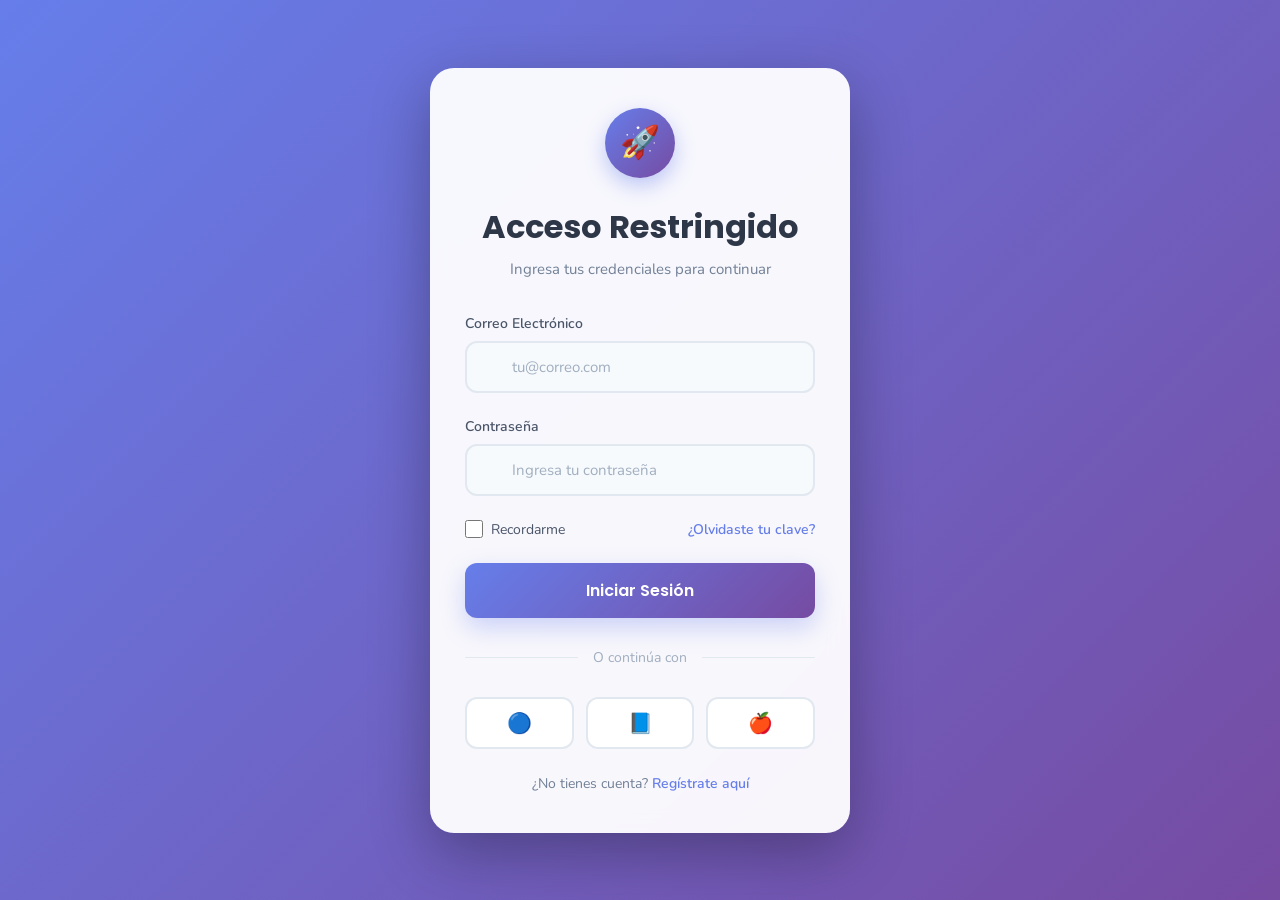
<file: index.html>
<!DOCTYPE html>
<html lang="es">
  <head>
    <meta charset="UTF-8" />
    <meta name="viewport" content="width=device-width, initial-scale=1.0" />
    <title>Iniciar Sesión</title>

    <!-- Google Fonts -->
    <link
      href="https://fonts.googleapis.com/css2?family=Poppins:wght@400;600;700&family=Nunito:wght@300;400;600&display=swap"
      rel="stylesheet"
    />

    <!-- Archivo CSS -->
    <link rel="stylesheet" href="login.css" />
  </head>

  <body>
    <div class="container">
      <div class="card">
        <div class="logo">🚀</div>
        <h2 class="title">Acceso Restringido</h2>
        <p class="subtitle">Ingresa tus credenciales para continuar</p>

        <form onsubmit="return validarLogin(event);">
          <div class="input-group">
            <label for="email">Correo Electrónico</label>
            <div class="input-wrapper">
              <span class="input-icon"></span>
              <input
                type="email"
                id="email"
                placeholder="tu@correo.com"
                required
              />
            </div>
          </div>

          <div class="input-group">
            <label for="password">Contraseña</label>
            <div class="input-wrapper">
              <span class="input-icon"></span>
              <input
                type="password"
                id="password"
                placeholder="Ingresa tu contraseña"
                required
              />
            </div>
          </div>

          <div class="remember-forgot">
            <div class="checkbox-wrapper">
              <input type="checkbox" id="remember" />
              <label for="remember">Recordarme</label>
            </div>
            <a href="#" class="forgot-link">¿Olvidaste tu clave?</a>
          </div>

          <button type="submit" class="btn">Iniciar Sesión</button>
        </form>

        <div class="divider">
          <span>O continúa con</span>
        </div>

        <div class="social-login">
          <button class="social-btn" type="button" title="Google">🔵</button>
          <button class="social-btn" type="button" title="Facebook">📘</button>
          <button class="social-btn" type="button" title="Apple">🍎</button>
        </div>

        <p class="register-link">
          ¿No tienes cuenta? <a href="#">Regístrate aquí</a>
        </p>
      </div>
    </div>

    <script>
      function validarLogin(event) {
        event.preventDefault();

        const email = document.getElementById("email").value;
        const password = document.getElementById("password").value;

        console.log("Email:", email);
        console.log("Password:", password);

        alert("¡Login exitoso! ");

        // Redirigir a la landing page
        window.location.href = "landingpage.html";

        return false;
      }
    </script>

    <script src="login.js"></script>
  </body>
</html>
</file>
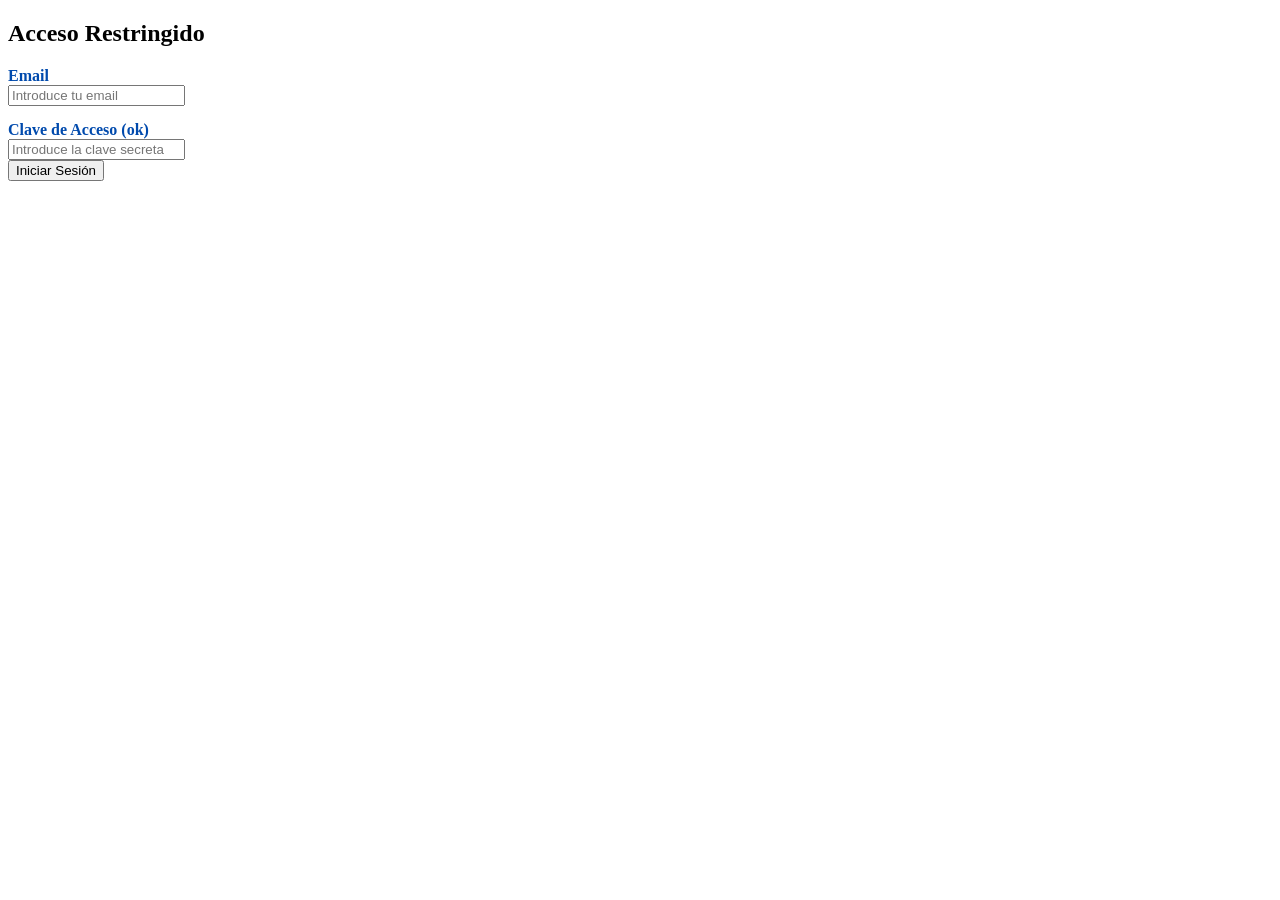
<file: index .html>
<!DOCTYPE html>
<html lang="es">
  <head>
    <meta charset="UTF-8" />
    <meta name="viewport" content="width=device-width, initial-scale=1.0" />
    <title>Login con Clave Estática</title>
    <link rel="stylesheet" href="styles.css" />
  </head>
  <body>
    <section class="login-container">
      <div class="login-box">
        <h2>Acceso Restringido</h2>

        <form onsubmit="return validarLogin(event);">
          <div class="input-group">
            <label for="email">Email</label>
            <input
              type="email"
              id="email"
              name="email"
              placeholder="Introduce tu email"
              required
            />
          </div>

          <div class="input-group">
            <label for="password">Clave de Acceso (ok)</label>
            <input
              type="password"
              id="password"
              name="password"
              placeholder="Introduce la clave secreta"
              required
            />
          </div>

          <button type="submit" class="login-button">Iniciar Sesión</button>
        </form>
      </div>
    </section>

    <script src="login.js"></script>
  </body>
</html>
</file>
<file: login.css>
* {
  margin: 0;
  padding: 0;
  box-sizing: border-box;
}

body {
  font-family: "Nunito", sans-serif;
  background: linear-gradient(135deg, #667eea 0%, #764ba2 100%);
  min-height: 100vh;
  display: flex;
  justify-content: center;
  align-items: center;
  padding: 20px;
}

.container {
  width: 100%;
  max-width: 420px;
}

.card {
  background: rgba(255, 255, 255, 0.95);
  backdrop-filter: blur(10px);
  border-radius: 24px;
  padding: 40px 35px;
  box-shadow: 0 20px 60px rgba(0, 0, 0, 0.3);
  animation: slideIn 0.5s ease-out;
}

@keyframes slideIn {
  from {
    opacity: 0;
    transform: translateY(30px);
  }
  to {
    opacity: 1;
    transform: translateY(0);
  }
}

.logo {
  width: 70px;
  height: 70px;
  background: linear-gradient(135deg, #667eea 0%, #764ba2 100%);
  border-radius: 50%;
  margin: 0 auto 25px;
  display: flex;
  align-items: center;
  justify-content: center;
  font-size: 32px;
  color: white;
  font-weight: bold;
  box-shadow: 0 8px 20px rgba(102, 126, 234, 0.4);
}

.title {
  font-family: "Poppins", sans-serif;
  font-size: 32px;
  font-weight: 700;
  text-align: center;
  color: #2d3748;
  margin-bottom: 8px;
}

.subtitle {
  text-align: center;
  color: #718096;
  font-size: 15px;
  margin-bottom: 35px;
  font-weight: 400;
}

.input-group {
  margin-bottom: 24px;
}

.input-group label {
  display: block;
  font-weight: 600;
  color: #4a5568;
  margin-bottom: 8px;
  font-size: 14px;
}

.input-wrapper {
  position: relative;
}

.input-icon {
  position: absolute;
  left: 15px;
  top: 50%;
  transform: translateY(-50%);
  color: #a0aec0;
  font-size: 18px;
}

.input-group input {
  width: 100%;
  padding: 14px 15px 14px 45px;
  border: 2px solid #e2e8f0;
  border-radius: 12px;
  font-size: 15px;
  font-family: "Nunito", sans-serif;
  transition: all 0.3s ease;
  background: #f7fafc;
  color: #2d3748;
}

.input-group input:focus {
  outline: none;
  border-color: #667eea;
  background: white;
  box-shadow: 0 0 0 4px rgba(102, 126, 234, 0.1);
}

.input-group input::placeholder {
  color: #a0aec0;
}

.remember-forgot {
  display: flex;
  justify-content: space-between;
  align-items: center;
  margin-bottom: 24px;
  font-size: 14px;
}

.checkbox-wrapper {
  display: flex;
  align-items: center;
  gap: 8px;
}

.checkbox-wrapper input[type="checkbox"] {
  width: 18px;
  height: 18px;
  cursor: pointer;
  accent-color: #667eea;
}

.checkbox-wrapper label {
  color: #4a5568;
  cursor: pointer;
  margin: 0;
}

.forgot-link {
  color: #667eea;
  text-decoration: none;
  font-weight: 600;
  transition: color 0.3s;
}

.forgot-link:hover {
  color: #764ba2;
}

.btn {
  width: 100%;
  padding: 15px;
  background: linear-gradient(135deg, #667eea 0%, #764ba2 100%);
  color: white;
  border: none;
  border-radius: 12px;
  font-size: 16px;
  font-weight: 600;
  font-family: "Poppins", sans-serif;
  cursor: pointer;
  transition: all 0.3s ease;
  box-shadow: 0 10px 25px rgba(102, 126, 234, 0.3);
}

.btn:hover {
  transform: translateY(-2px);
  box-shadow: 0 15px 35px rgba(102, 126, 234, 0.4);
}

.btn:active {
  transform: translateY(0);
}

.divider {
  display: flex;
  align-items: center;
  margin: 30px 0;
  color: #a0aec0;
  font-size: 14px;
}

.divider::before,
.divider::after {
  content: "";
  flex: 1;
  height: 1px;
  background: #e2e8f0;
}

.divider span {
  padding: 0 15px;
}

.social-login {
  display: flex;
  gap: 12px;
  margin-bottom: 25px;
}

.social-btn {
  flex: 1;
  padding: 12px;
  border: 2px solid #e2e8f0;
  border-radius: 12px;
  background: white;
  cursor: pointer;
  transition: all 0.3s ease;
  display: flex;
  align-items: center;
  justify-content: center;
  font-size: 20px;
}

.social-btn:hover {
  border-color: #667eea;
  transform: translateY(-2px);
  box-shadow: 0 5px 15px rgba(0, 0, 0, 0.1);
}

.register-link {
  text-align: center;
  color: #718096;
  font-size: 14px;
}

.register-link a {
  color: #667eea;
  text-decoration: none;
  font-weight: 600;
}

.register-link a:hover {
  color: #764ba2;
}

@media (max-width: 480px) {
  .card {
    padding: 30px 25px;
  }

  .title {
    font-size: 28px;
  }
}
</file>
<file: styles.css>
/* ====== MENÚ ====== */
.top-header {
  position: fixed;
  background-color: white;
  width: 100%;
  height: 5rem;
  display: flex;
  align-items: center;
  justify-content: space-around;
  padding: 0 1.25rem;
  top: 0;
  left: 0;
  z-index: 1000;
  box-shadow: 0 0.125rem 0.5rem rgba(0, 0, 0, 0.1);
}

.Menu-Horizontal {
  list-style: none;
  display: flex;
  justify-content: space-around;
  width: 100%;
}

.Menu-Horizontal li {
  position: relative;
}

.Menu-Horizontal a {
  display: block;
  color: blue;
  text-decoration: none;
  padding: 0.9375rem 1.25rem;
  font-weight: bold;
  transition: color 0.3s ease;
}

.Menu-Horizontal a:hover {
  color: red;
}

.Menu-vertical {
  padding: 0;
  position: absolute;
  display: none;
  list-style: none;
  width: 12.5rem;
  background-color: aliceblue;
  border-radius: 0.625rem;
  box-shadow: 0 0.1875rem 0.5rem rgba(0, 0, 0, 0.15);
}

.Menu-Horizontal li:hover .Menu-vertical {
  display: block;
}

/* ====== SECCIÓN INICIO ====== */
.seccion-inicio {
  padding: 7.5rem 1.25rem 3.75rem;
  background-color: #ffffff;
}

.cont-gral-inicio {
  display: flex;
  justify-content: space-between;
  align-items: center;
  max-width: 75rem;
  margin: 0 auto;
  gap: 2.5rem;
}

.cont-ini-text {
  flex: 1;
}

.cont-ini-text h2 {
  color: blue;
  font-size: 1.8em;
}

.cont-ini-text p {
  color: black;
  line-height: 1.5;
  text-align: justify;
}

.cont-ini-mg {
  flex: 1;
  text-align: center;
}

.cont-ini-mg img {
  width: 80%;
  max-width: 18.75rem;
  border-radius: 0.625rem;
}

/* ====== VIDEO + IMAGEN ====== */
.seccion-video {
  background-color: #eef4ff;
  padding: 5rem 1.25rem;
}

.video-text-container {
  display: flex;
  justify-content: center;
  align-items: center;
  gap: 2.5rem;
  flex-wrap: wrap;
}

.video-box iframe {
  width: 35rem;
  height: 19.6875rem;
  border-radius: 0.625rem;
  border: none;
}

.img-box {
  width: 35rem;
  text-align: center;
}

.img-box img {
  width: 100%;
  border-radius: 0.625rem;
}

.img-box p {
  margin-top: 0.9375rem;
  color: #333;
  line-height: 1.6;
  font-size: 1em;
}

/* ====== FORMULARIO ====== */
.seccion-contacto {
  background-color: #dceeff;
  padding: 5rem 1.25rem;
  display: flex;
  justify-content: center;
}

.form-container {
  background-color: #ffffff;
  border-radius: 0.9375rem;
  padding: 2.5rem;
  max-width: 31.25rem;
  width: 100%;
  box-shadow: 0 0.5rem 1.5625rem rgba(0, 0, 0, 0.2);
}

.form-container h2 {
  text-align: center;
  color: #004aad;
  margin-bottom: 0.625rem;
}

.form-container p {
  text-align: center;
  color: #333;
  margin-bottom: 1.25rem;
}

label {
  display: block;
  margin-top: 0.9375rem;
  color: #004aad;
  font-weight: bold;
}

input[type="text"],
select {
  width: 100%;
  padding: 0.625rem;
  margin-top: 0.3125rem;
  border: 0.0625rem solid #ccc;
  border-radius: 0.5rem;
  outline: none;
}

.checkbox-group,
.radio-group {
  margin-top: 0.625rem;
  display: flex;
  flex-direction: column;
  gap: 0.375rem;
}

.btn-enviar {
  width: 100%;
  background-color: #0077ff;
  color: white;
  border: none;
  padding: 0.75rem;
  border-radius: 0.5rem;
  margin-top: 1.5625rem;
  font-size: 1.1em;
  cursor: pointer;
  transition: background-color 0.3s ease;
}

.btn-enviar:hover {
  background-color: #005fd1;
}

/* ====== SECCIÓN INICIO (repetida, optimizada) ====== */
.seccion-inicio {
  padding: 6.25rem 1.25rem 3.75rem;
  background-color: white;
}

.cont-gral-inicio {
  display: flex;
  justify-content: space-between;
  align-items: center;
  max-width: 75rem;
  margin: 0 auto;
  gap: 2.5rem;
}

.cont-ini-text h2 {
  color: blue;
}

.cont-ini-text p {
  color: black;
  line-height: 1.5;
  text-align: justify;
}

/* Imagen y video */
.cont-ini-mg img {
  width: 80%;
  max-width: 18.75rem;
  border-radius: 0.625rem;
}

.video-section {
  background-color: #f0f6ff;
  padding: 3.75rem 1.25rem;
  border-radius: 0.75rem;
}

.video-section iframe {
  border-radius: 0.625rem;
  width: 80%;
  max-width: 31.25rem;
  height: 17.5rem;
  box-shadow: 0 0.25rem 0.625rem rgba(0, 0, 0, 0.2);
}
/* ====== PIE DE PÁGINA ====== */
.footer {
  background-color: #004aad;
  color: white;
  padding: 3.75rem 1.25rem; /* 60px 20px */
  text-align: center;
  border-top: 0.25rem solid #00337a; /* 4px */
}

.footer-container {
  display: flex;
  flex-wrap: wrap;
  justify-content: space-around;
  align-items: flex-start;
  gap: 2.5rem; /* 40px */
  max-width: 75rem; /* 1200px */
  margin: 0 auto;
}

.footer-brand {
  flex: 1;
  min-width: 15rem; /* 240px */
}

.footer-logo {
  width: 3.75rem; /* 60px */
  height: auto;
  margin-bottom: 0.625rem; /* 10px */
}

.footer-title {
  font-weight: bold;
  font-size: 1.3rem;
  margin-bottom: 0.3125rem; /* 5px */
}

.footer-links {
  flex: 1;
  min-width: 12.5rem; /* 200px */
}

.footer-links h4 {
  color: #ffffff;
  font-size: 1.2rem;
  margin-bottom: 0.9375rem; /* 15px */
}

.footer-links a {
  display: block;
  color: #dceeff;
  text-decoration: none;
  margin-bottom: 0.5rem; /* 8px */
  transition: color 0.3s ease;
  font-size: 1rem;
}

.footer-links a:hover {
  color: #00bfff;
}

.footer-social {
  flex: 1;
  min-width: 12.5rem; /* 200px */
}

.footer-social h4 {
  color: #ffffff;
  font-size: 1.2rem;
  margin-bottom: 0.9375rem; /* 15px */
}

.social-icons {
  display: flex;
  justify-content: center;
  gap: 1.25rem; /* 20px */
  flex-wrap: wrap;
}

.social-icon {
  width: 2.5rem; /* 40px */
  height: 2.5rem;
  border-radius: 50%;
  transition: transform 0.3s ease, filter 0.3s ease;
}

.social-icon:hover {
  transform: scale(1.15);
  filter: brightness(1.2);
}

.footer small {
  display: block;
  margin-top: 0.9375rem; /* 15px */
  color: #cfe3ff;
  font-size: 0.9rem;
}

/* ====== Responsive ====== */
@media (max-width: 48rem) {
  /* 768px */
  .footer-container {
    flex-direction: column;
    align-items: center;
    text-align: center;
  }
}
</file>
